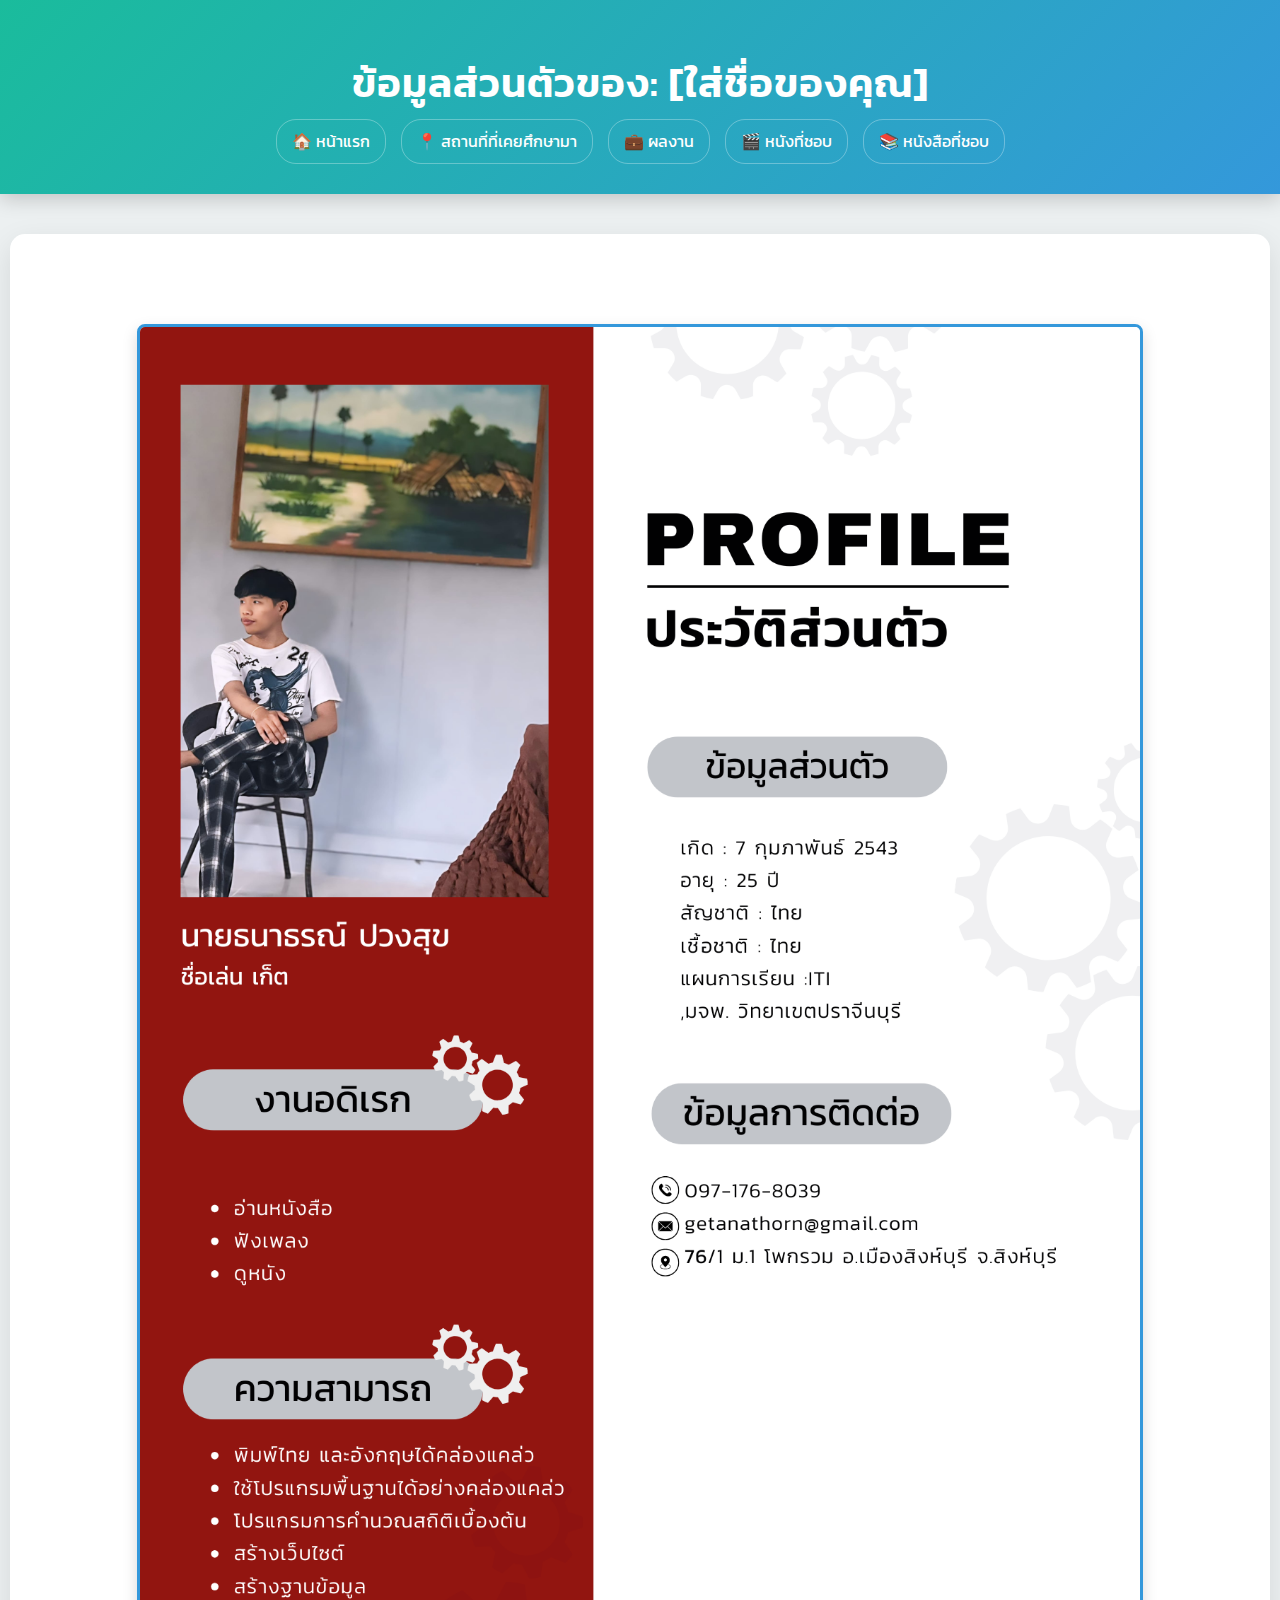
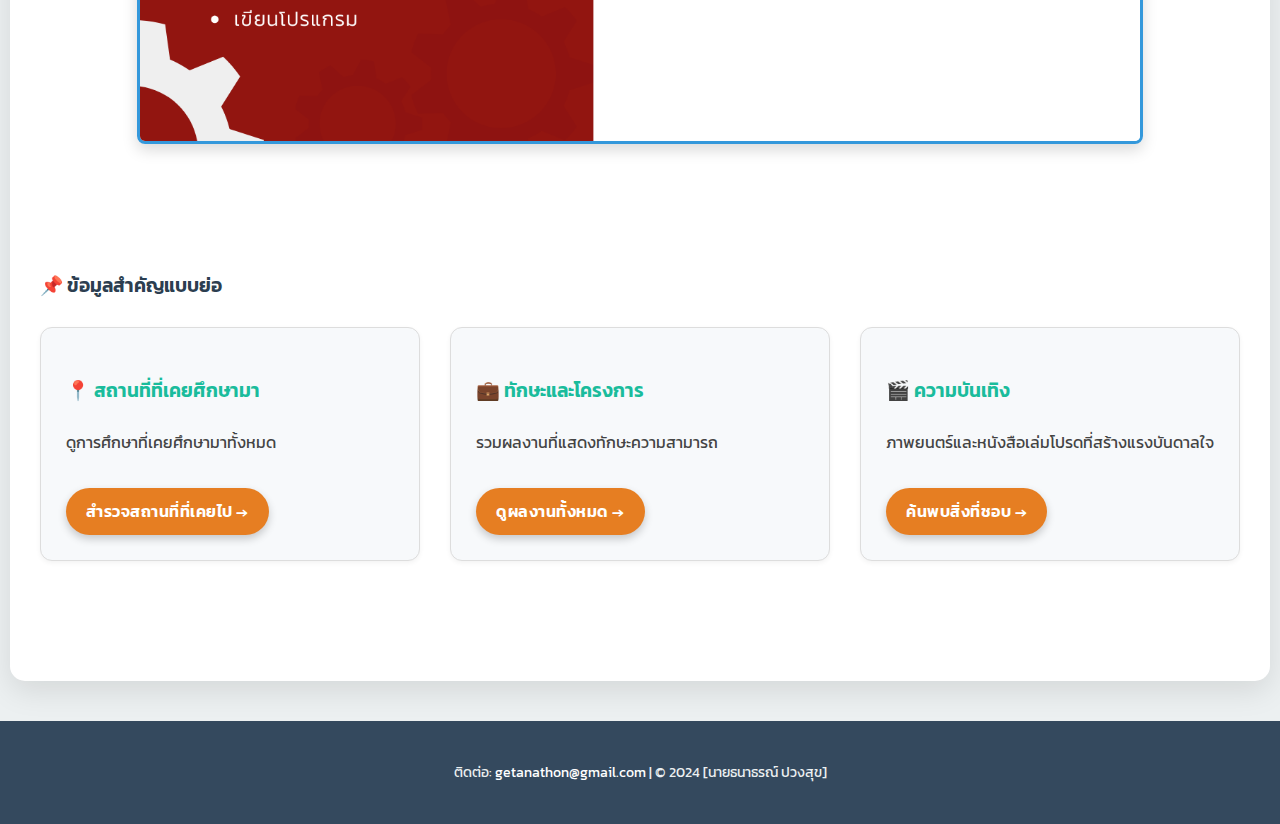
<file: index.html>
<!DOCTYPE html>
<html lang="th">
<head>
    <meta charset="UTF-8">
    <meta name="viewport" content="width=device-width, initial-scale=1.0">
    <title>ชื่อของคุณ - หน้าแรก (Home)</title>
    <link rel="stylesheet" href="style.css"> 
</head>
<body>
    <header>
        <h1>ข้อมูลส่วนตัวของ: [ใส่ชื่อของคุณ]</h1>
        <nav>
            <ul>
                <li><a href="index.html">🏠 หน้าแรก</a></li>
                <li><a href="places.html">📍 สถานที่ที่เคยศึกษามา</a></li>
                <li><a href="portfolio.html">💼 ผลงาน</a></li>
                <li><a href="movies.html">🎬 หนังที่ชอบ</a></li>
                <li><a href="books.html">📚 หนังสือที่ชอบ</a></li>
            </ul>
        </nav>
    </header>

    <main>
        <section id="introduction" style="text-align: center;">
            <img src="pic/profile.png" alt="รูปถ่ายของคุณ" class="profile-photo">
        </section>

    <section id="quick-links">
            <h3>📌 ข้อมูลสำคัญแบบย่อ</h3>
            <div class="item-list">
                
                <div class="item-card">
                    <h4>📍 สถานที่ที่เคยศึกษามา</h4>
                    <p>ดูการศึกษาที่เคยศึกษามาทั้งหมด</p>
                    <a href="places.html" class="action-button">สำรวจสถานที่ที่เคยไป →</a> 
                </div>
                
                <div class="item-card">
                    <h4>💼 ทักษะและโครงการ</h4>
                    <p>รวมผลงานที่แสดงทักษะความสามารถ</p>
                    <a href="portfolio.html" class="action-button">ดูผลงานทั้งหมด →</a>
                </div>
                
                <div class="item-card">
                    <h4>🎬 ความบันเทิง</h4>
                    <p>ภาพยนตร์และหนังสือเล่มโปรดที่สร้างแรงบันดาลใจ</p>
                    <a href="movies.html" class="action-button">ค้นพบสิ่งที่ชอบ →</a>
                </div>
                
            </div>
        </section>
    </main>

    <footer>
        <p>ติดต่อ: <a href="getanathon@gmail.com" style="color: white;">getanathon@gmail.com</a> | &copy; 2024 [นายธนาธรณ์ ปวงสุข]</p>
    </footer>
</body>
</html>
</file>
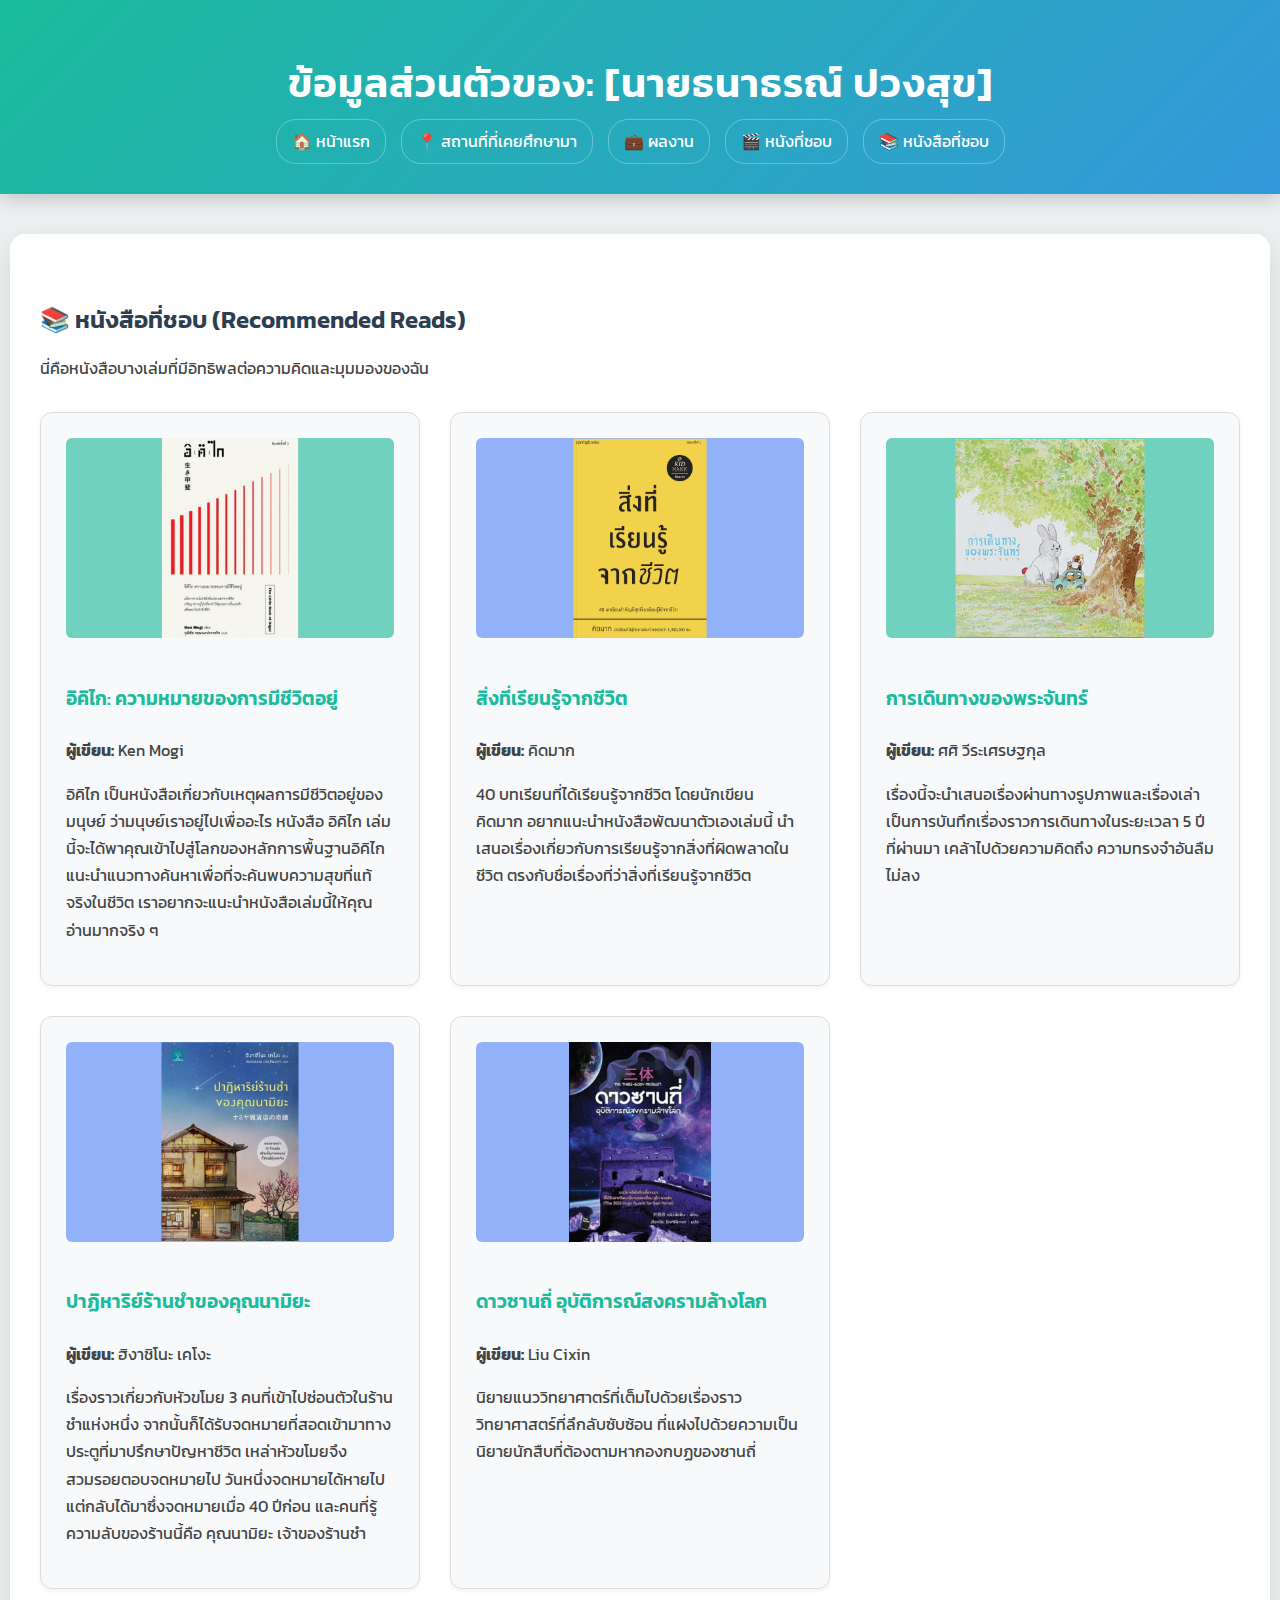
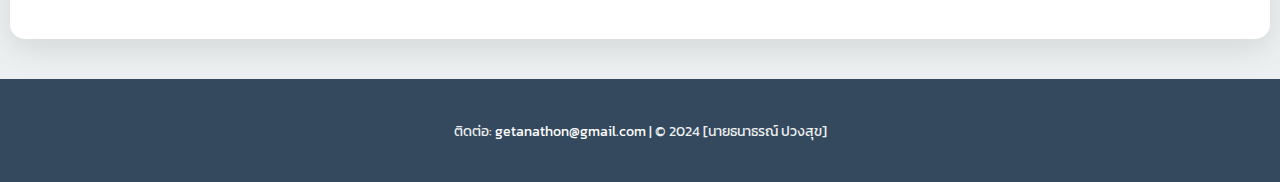
<file: books.html>
<!DOCTYPE html>
<html lang="th">
<head>
    <meta charset="UTF-8">
    <meta name="viewport" content="width=device-width, initial-scale=1.0">
    <title>ชื่อของคุณ - หนังสือ</title>
    <link rel="stylesheet" href="style.css"> 
</head>
<body>
    <header>
        <h1>ข้อมูลส่วนตัวของ: [นายธนาธรณ์ ปวงสุข]</h1>
        <nav>
            <ul>
                <li><a href="index.html">🏠 หน้าแรก</a></li>
                <li><a href="places.html">📍 สถานที่ที่เคยศึกษามา</a></li>
                <li><a href="portfolio.html">💼 ผลงาน</a></li>
                <li><a href="movies.html">🎬 หนังที่ชอบ</a></li>
                <li><a href="books.html">📚 หนังสือที่ชอบ</a></li>
            </ul>
        </nav>
    </header>

    <main>
        <h2>📚 หนังสือที่ชอบ (Recommended Reads)</h2>
        <p>นี่คือหนังสือบางเล่มที่มีอิทธิพลต่อความคิดและมุมมองของฉัน</p>
        
        <div class="item-list">
            <div class="item-card">
                <img src="pic/อิคิไก.png" alt="ปกหนังสือ Atomic Habits">
                <h4>อิคิไก: ความหมายของการมีชีวิตอยู่</h4>
                <p><strong>ผู้เขียน:</strong> Ken Mogi</p>
                <p> อิคิไก เป็นหนังสือเกี่ยวกับเหตุผลการมีชีวิตอยู่ของมนุษย์ ว่ามนุษย์เราอยู่ไปเพื่ออะไร หนังสือ อิคิไก เล่มนี้จะได้พาคุณเข้าไปสู่โลกของหลักการพื้นฐานอิคิไก แนะนำแนวทางค้นหาเพื่อที่จะค้นพบความสุขที่แท้จริงในชีวิต เราอยากจะแนะนำหนังสือเล่มนี้ให้คุณอ่านมากจริง ๆ</p>
            </div>
            
            <div class="item-card">
                <img src="pic/สิ่งที่เรียนรู้จากชีวิต.png" alt="ปกหนังสือ Sapiens">
                <h4>สิ่งที่เรียนรู้จากชีวิต</h4>
                <p><strong>ผู้เขียน:</strong> คิดมาก</p>
                <p>40 บทเรียนที่ได้เรียนรู้จากชีวิต โดยนักเขียน คิดมาก อยากแนะนำหนังสือพัฒนาตัวเองเล่มนี้ นำเสนอเรื่องเกี่ยวกับการเรียนรู้จากสิ่งที่ผิดพลาดในชีวิต ตรงกับชื่อเรื่องที่ว่าสิ่งที่เรียนรู้จากชีวิต</p>
            </div>
            
            <div class="item-card">
                <img src="pic/การเดินทางของพระจันทร์.png" alt="ปกหนังสือ The Little Prince">
                <h4>การเดินทางของพระจันทร์</h4>
                <p><strong>ผู้เขียน:</strong> ศศิ วีระเศรษฐกุล</p>
                <p>เรื่องนี้จะนำเสนอเรื่องผ่านทางรูปภาพและเรื่องเล่า เป็นการบันทึกเรื่องราวการเดินทางในระยะเวลา 5 ปีที่ผ่านมา เคล้าไปด้วยความคิดถึง ความทรงจำอันลืมไม่ลง </p>
            </div>

             <div class="item-card">
                <img src="pic/ปาฏิหาริย์ร้านชำของคุณนามิยะ.png" alt="ปกหนังสือ The Little Prince">
                <h4>ปาฏิหาริย์ร้านชำของคุณนามิยะ</h4>
                <p><strong>ผู้เขียน:</strong> ฮิงาชิโนะ เคโงะ</p>
                <p>เรื่องราวเกี่ยวกับหัวขโมย 3 คนที่เข้าไปซ่อนตัวในร้านชำแห่งหนึ่ง จากนั้นก็ได้รับจดหมายที่สอดเข้ามาทางประตูที่มาปรึกษาปัญหาชีวิต เหล่าหัวขโมยจึงสวมรอยตอบจดหมายไป วันหนึ่งจดหมายได้หายไปแต่กลับได้มาซึ่งจดหมายเมื่อ 40 ปีก่อน และคนที่รู้ความลับของร้านนี้คือ คุณนามิยะ เจ้าของร้านชำ</p>
            </div>

            <div class="item-card">
                <img src="pic/ดาวซานถี่-อุบัติการณ์สงครามล้างโลก.png" alt="ปกหนังสือ The Little Prince">
                <h4>ดาวซานถี่ อุบัติการณ์สงครามล้างโลก</h4>
                <p><strong>ผู้เขียน:</strong> Liu Cixin</p>
                <p>นิยายแนววิทยาศาตร์ที่เต็มไปด้วยเรื่องราววิทยาศาสตร์ที่ลึกลับซับซ้อน ที่แฝงไปด้วยความเป็นนิยายนักสืบที่ต้องตามหากองกบฏของซานถี่</p>
            </div>

        </div>


        </div>
    </main>

    <footer>
        <p>ติดต่อ: <a href="getanathon@gmail.com" style="color: white;">getanathon@gmail.com</a> | &copy; 2024 [นายธนาธรณ์ ปวงสุข]</p>
    </footer>
</body>

</html>
</file>
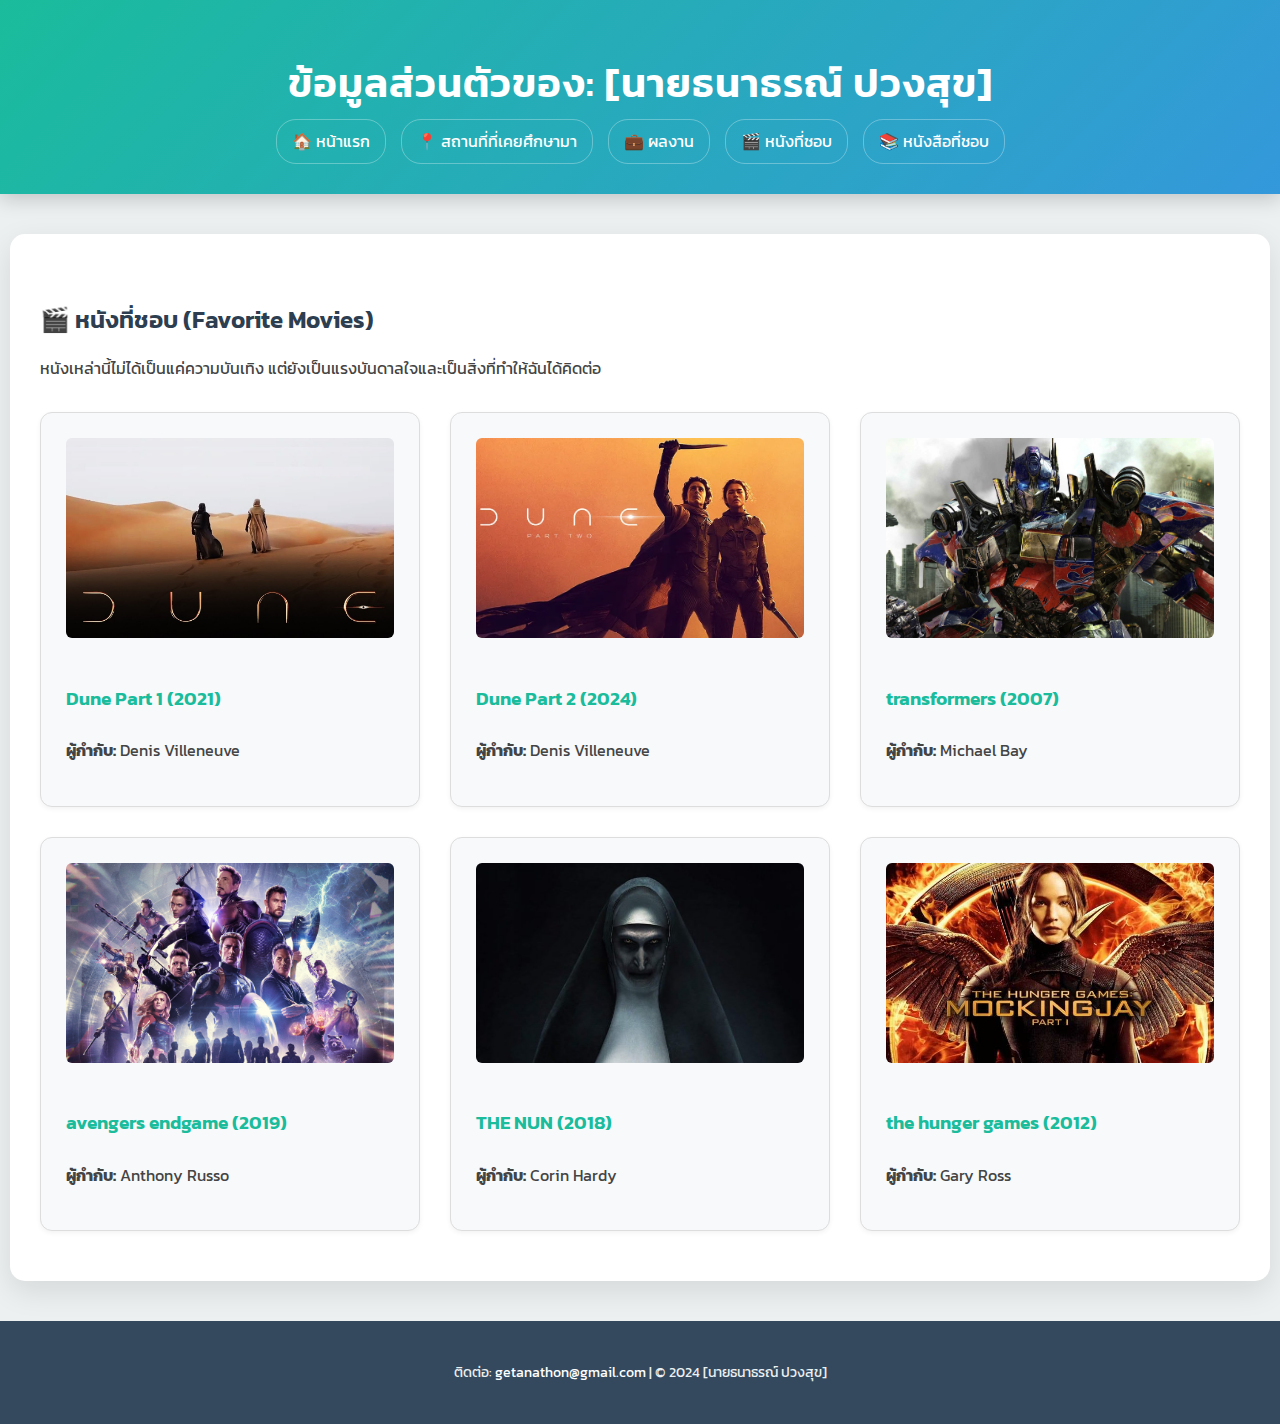
<file: movies.html>
<!DOCTYPE html>
<html lang="th">
<head>
    <meta charset="UTF-8">
    <meta name="viewport" content="width=device-width, initial-scale=1.0">
    <title>ชื่อของคุณ - หนังที่ชอบ</title>
    <link rel="stylesheet" href="style.css"> 
</head>
<body>
    <header>
        <h1>ข้อมูลส่วนตัวของ: [นายธนาธรณ์ ปวงสุข]</h1>
        <nav>
            <ul>
                <li><a href="index.html">🏠 หน้าแรก</a></li>
                <li><a href="places.html">📍 สถานที่ที่เคยศึกษามา</a></li>
                <li><a href="portfolio.html">💼 ผลงาน</a></li>
                <li><a href="movies.html">🎬 หนังที่ชอบ</a></li>
                <li><a href="books.html">📚 หนังสือที่ชอบ</a></li>
            </ul>
        </nav>
    </header>

    <main>
        <h2>🎬 หนังที่ชอบ (Favorite Movies)</h2>
        <p>หนังเหล่านี้ไม่ได้เป็นแค่ความบันเทิง แต่ยังเป็นแรงบันดาลใจและเป็นสิ่งที่ทำให้ฉันได้คิดต่อ</p>
        
        <div class="item-list">
            <div class="item-card">
                <img src="pic/dune1.jpg" alt="ปกหนัง Inception">
                <h4>Dune Part 1 (2021)</h4>
                <p><strong>ผู้กำกับ:</strong> Denis Villeneuve</p>
            </div>
            
            <div class="item-card">
                <img src="pic/dune2.webp" alt="ปกหนัง Parasite">
                <h4>Dune Part 2 (2024)</h4>
                <p><strong>ผู้กำกับ:</strong> Denis Villeneuve</p>
            </div>
            
            <div class="item-card">
                <img src="pic/transformers.jpg" alt="ปกหนัง La La Land">
                <h4>transformers (2007)</h4>
                <p><strong>ผู้กำกับ:</strong> Michael Bay</p>
            </div>

              <div class="item-card">
                <img src="pic/Avengers-_Endgame_-_Header_Image.jpeg" alt="ปกหนัง La La Land">
                <h4>avengers endgame (2019)</h4>
                <p><strong>ผู้กำกับ:</strong> Anthony Russo</p>
            </div>

             <div class="item-card">
                <img src="pic/f0RI2BUh-10.jpg" alt="ปกหนัง La La Land">
                <h4>THE NUN (2018)</h4>
                <p><strong>ผู้กำกับ:</strong> Corin Hardy</p>
            </div>

              <div class="item-card">
                <img src="pic/bec4beb0-fa98-11eb-8784-39526d2a42ed_webp_original.jpg" alt="ปกหนัง La La Land">
                <h4>the hunger games (2012)</h4>
                <p><strong>ผู้กำกับ:</strong> Gary Ross</p>
            </div>

        </div>

        
    </main>

    <footer>
        <p>ติดต่อ: <a href="getanathon@gmail.com" style="color: white;">getanathon@gmail.com</a> | &copy; 2024 [นายธนาธรณ์ ปวงสุข]</p>
    </footer>
</body>

</html>
</file>
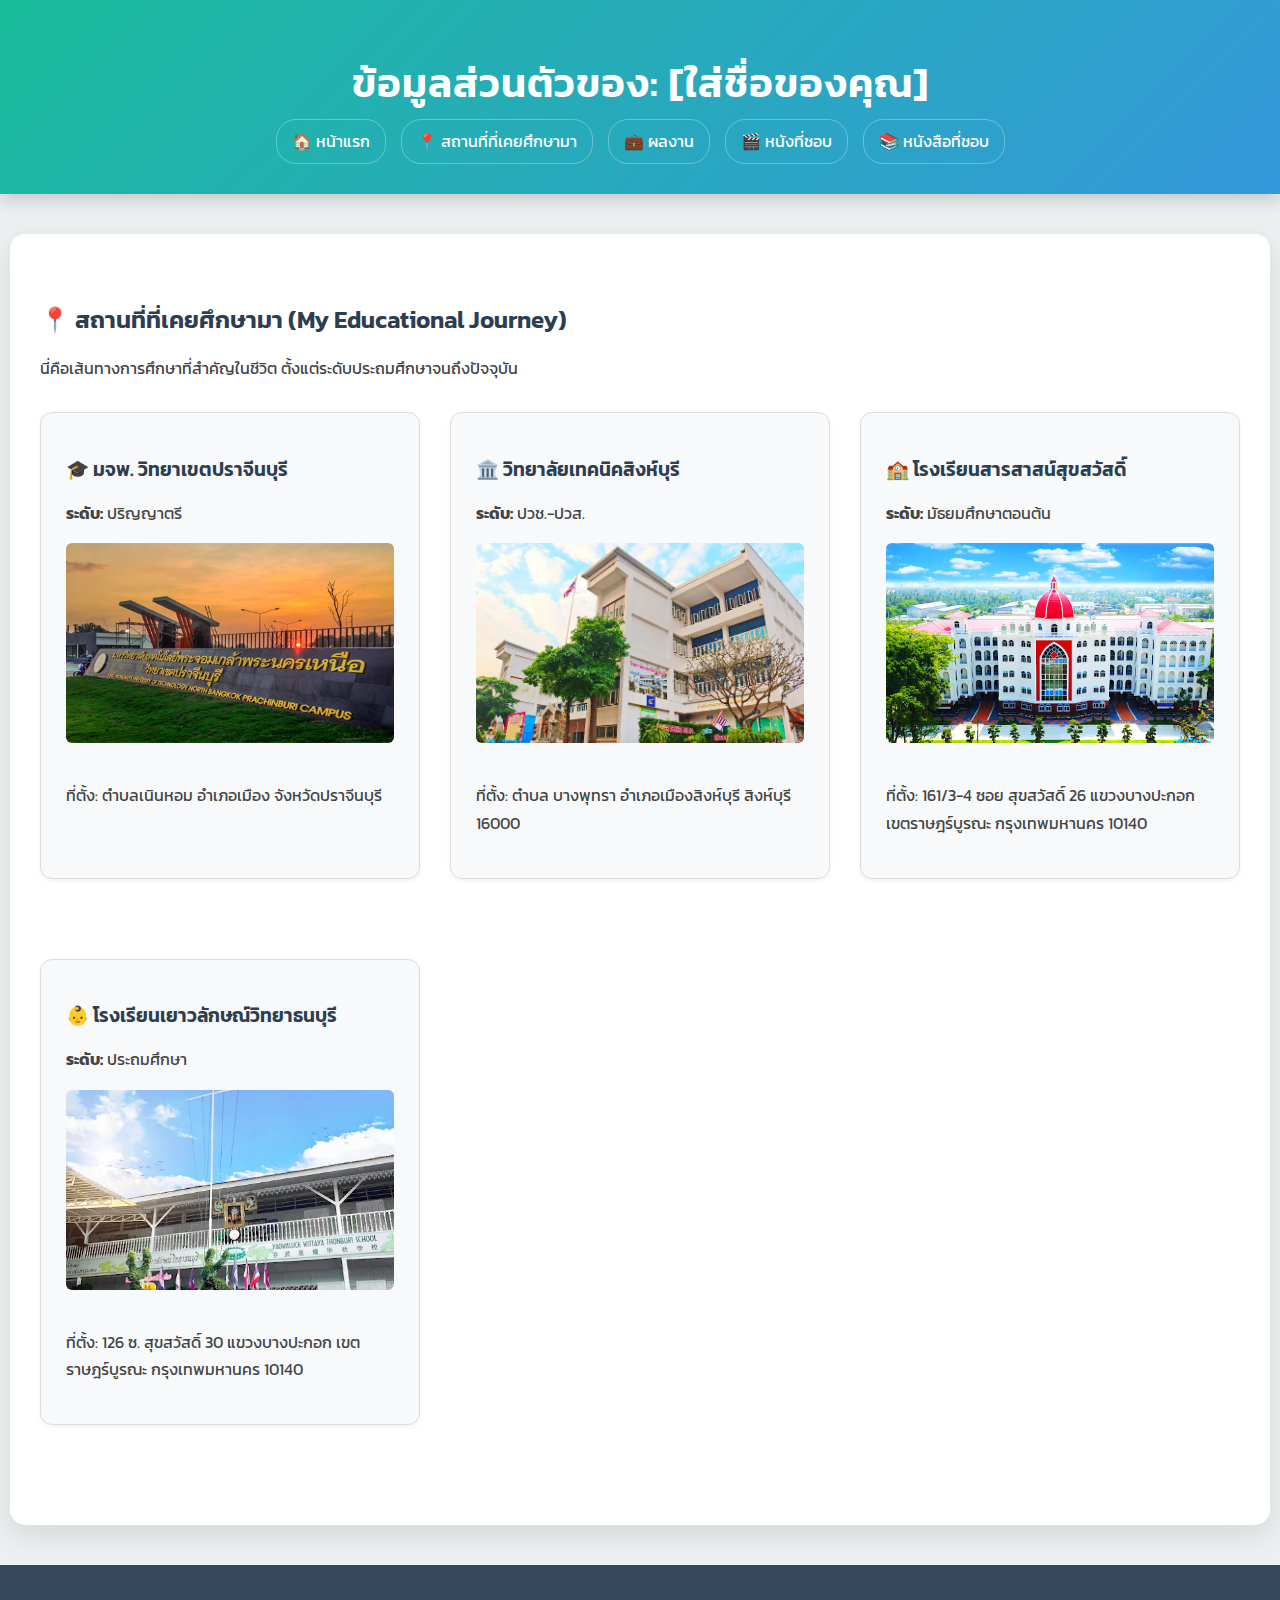
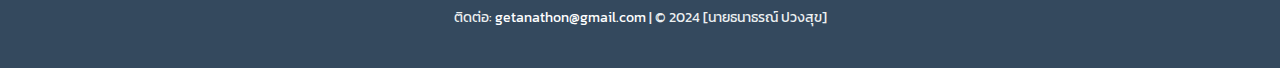
<file: places.html>
<!DOCTYPE html>
<html lang="th">
<head>
    <meta charset="UTF-8">
    <meta name="viewport" content="width=device-width, initial-scale=1.0">
    <title>ชื่อของคุณ - สถานที่ที่เคยไป</title>
    <link rel="stylesheet" href="style.css"> 
</head>
<body>
    <header>
        <h1>ข้อมูลส่วนตัวของ: [ใส่ชื่อของคุณ]</h1>
        <nav>
            <ul>
                <li><a href="index.html">🏠 หน้าแรก</a></li>
                <li><a href="places.html">📍 สถานที่ที่เคยศึกษามา</a></li>
                <li><a href="portfolio.html">💼 ผลงาน</a></li>
                <li><a href="movies.html">🎬 หนังที่ชอบ</a></li>
                <li><a href="books.html">📚 หนังสือที่ชอบ</a></li>
            </ul>
        </nav>
    </header>

    <main>
        <h2>📍 สถานที่ที่เคยศึกษามา (My Educational Journey)</h2>
        <p>นี่คือเส้นทางการศึกษาที่สำคัญในชีวิต ตั้งแต่ระดับประถมศึกษาจนถึงปัจจุบัน</p>
        
        <div class="item-list">
            
            <section class="item-card" style="flex-basis: calc(50% - 10px);">
                <h3>🎓 มจพ. วิทยาเขตปราจีนบุรี</h3>
                <p><strong>ระดับ:</strong> ปริญญาตรี</p>
                <img src="pic/nemo.jpg" alt="รูปภาพมหาวิทยาลัย/สถาบันล่าสุด">
                <p>ที่ตั้ง: ตำบลเนินหอม อำเภอเมือง จังหวัดปราจีนบุรี</p>
            </section>
            
            <section class="item-card" style="flex-basis: calc(50% - 10px);">
                <h3>🏛️ วิทยาลัยเทคนิคสิงห์บุรี</h3>
                <p><strong>ระดับ:</strong> ปวช.-ปวส.</p>
                <img src="pic/unnamed.webp" alt="รูปภาพสถาบันที่ 2">
                <p>ที่ตั้ง: ตำบล บางพุทรา อำเภอเมืองสิงห์บุรี สิงห์บุรี 16000</p>
            </section>
            
            <section class="item-card" style="flex-basis: calc(50% - 10px);">
                <h3>🏫 โรงเรียนสารสาสน์สุขสวัสดิ์</h3>
                <p><strong>ระดับ:</strong> มัธยมศึกษาตอนต้น</p>
                <img src="pic/sarasas.jpg" alt="รูปภาพโรงเรียนมัธยม">
                <p>ที่ตั้ง: 161/3-4 ซอย สุขสวัสดิ์ 26 แขวงบางปะกอก เขตราษฎร์บูรณะ กรุงเทพมหานคร 10140</p>
            </section>

            <section class="item-card" style="flex-basis: calc(50% - 10px);">
                <h3>👶 โรงเรียนเยาวลักษณ์วิทยาธนบุรี</h3>
                <p><strong>ระดับ:</strong> ประถมศึกษา</p>
                <img src="pic/yao.webp" alt="รูปภาพโรงเรียนประถม/คอร์ส">
                <p>ที่ตั้ง: 126 ซ. สุขสวัสดิ์ 30 แขวงบางปะกอก เขตราษฎร์บูรณะ กรุงเทพมหานคร 10140</p>
            </section>
        </div>
    </main>

   <footer>
        <p>ติดต่อ: <a href="getanathon@gmail.com" style="color: white;">getanathon@gmail.com</a> | &copy; 2024 [นายธนาธรณ์ ปวงสุข]</p>
    </footer>
</body>
</html>
</file>
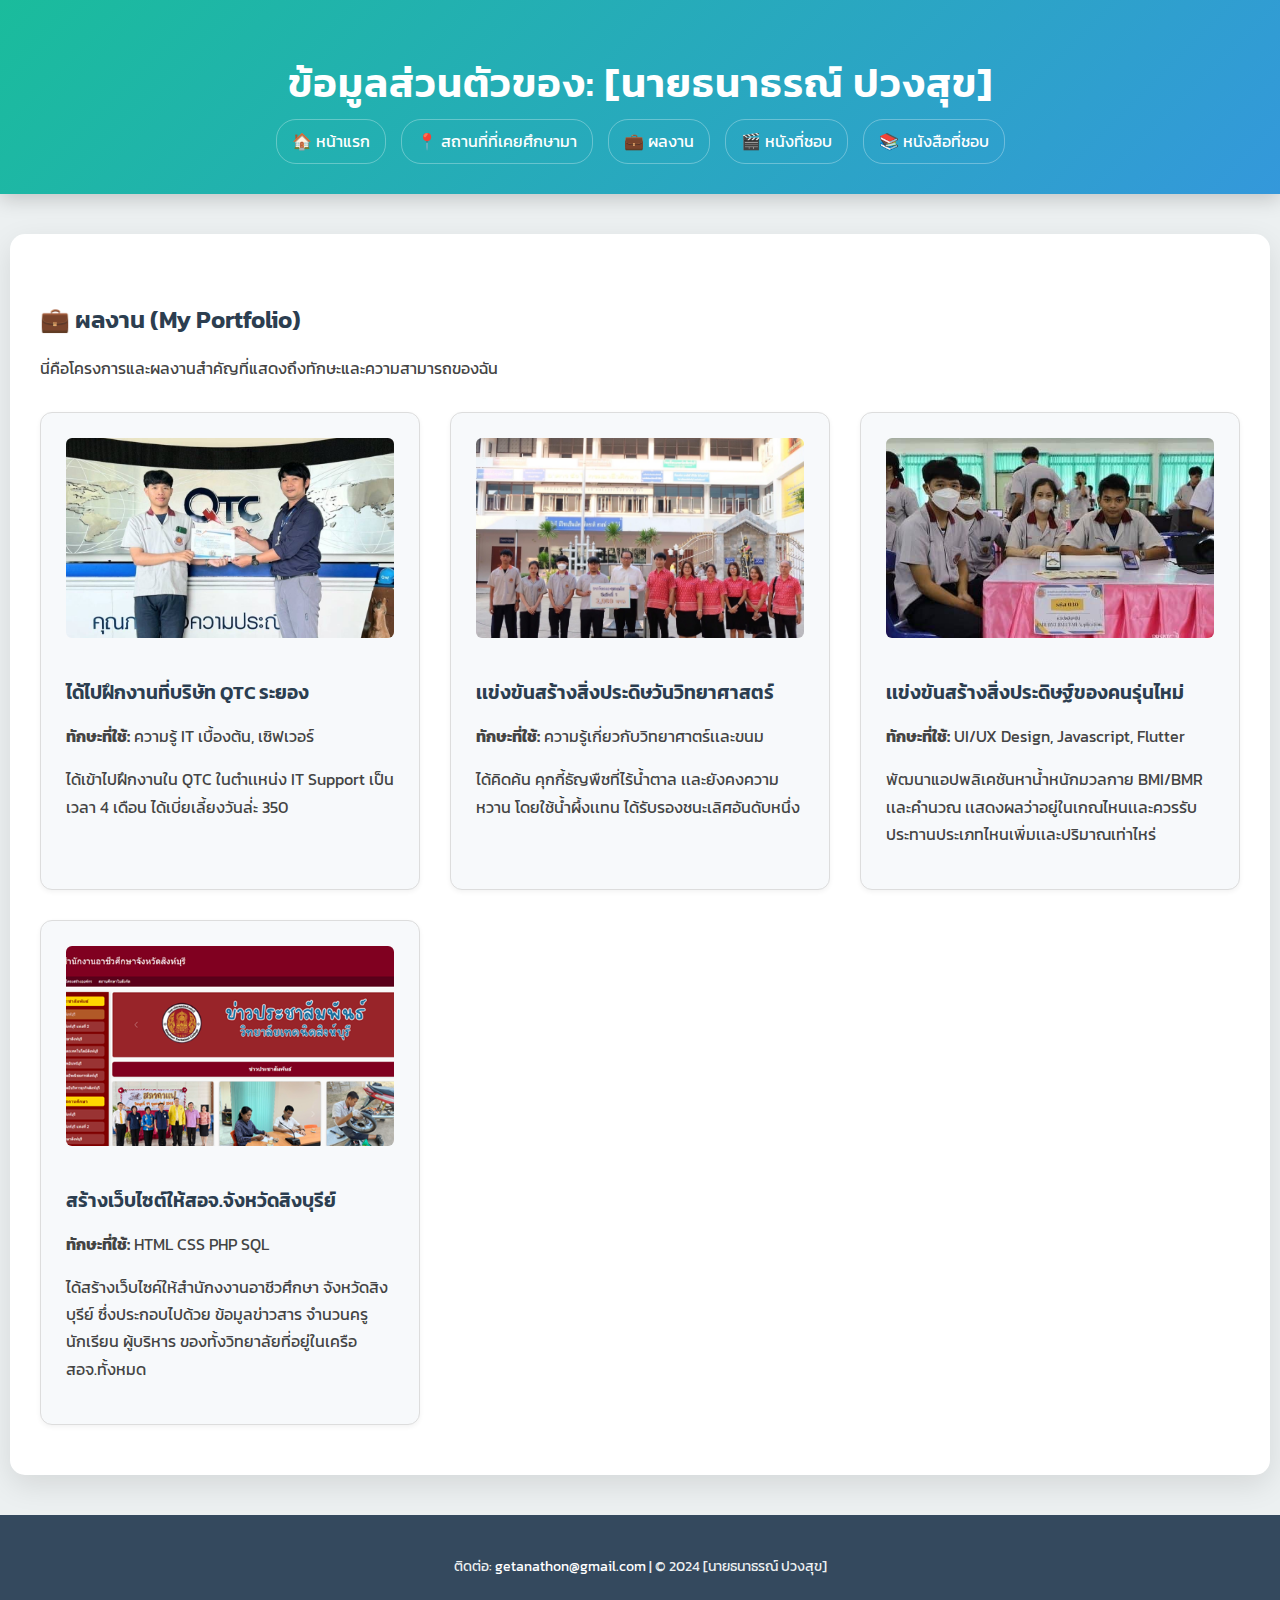
<file: portfolio.html>
<!DOCTYPE html>
<html lang="th">
<head>
    <meta charset="UTF-8">
    <meta name="viewport" content="width=device-width, initial-scale=1.0">
    <title>ชื่อของคุณ - ผลงาน</title>
    <link rel="stylesheet" href="style.css"> 
</head>
<body>
    <header>
        <h1>ข้อมูลส่วนตัวของ: [นายธนาธรณ์ ปวงสุข]</h1>
        <nav>
            <ul>
                <li><a href="index.html">🏠 หน้าแรก</a></li>
                <li><a href="places.html">📍 สถานที่ที่เคยศึกษามา</a></li>
                <li><a href="portfolio.html">💼 ผลงาน</a></li>
                <li><a href="movies.html">🎬 หนังที่ชอบ</a></li>
                <li><a href="books.html">📚 หนังสือที่ชอบ</a></li>
            </ul>
        </nav>
    </header>

    <main>
        <h2>💼 ผลงาน (My Portfolio)</h2>
        <p>นี่คือโครงการและผลงานสำคัญที่แสดงถึงทักษะและความสามารถของฉัน</p>

        <div class="item-list">
            
            <div class="item-card">
                <img src="pic/S__52051973.jpg" alt="รูปภาพโครงการเว็บไซต์ส่วนตัว"> 
                <h3>ได้ไปฝึกงานที่บริษัท QTC ระยอง</h3>
                <p><strong>ทักษะที่ใช้:</strong> ความรู้ IT เบื้องต้น, เซิฟเวอร์</p>
                <p>ได้เข้าไปฝึกงานใน QTC ในตำเเหน่ง IT Support เป็นเวลา 4 เดือน ได้เบี่ยเลี้ยงวันล่่ะ 350</p>
                
            </div>

            <div class="item-card">
                <img src="pic/2.jpg" alt="รูปภาพบทความวิเคราะห์ตลาดหุ้น">
                <h3>เเข่งขันสร้างสิ่งประดิษวันวิทยาศาสตร์</h3>
                <p><strong>ทักษะที่ใช้:</strong> ความรู้เกี่ยวกับวิทยาศาตร์เเละขนม</p>
                <p>ได้คิดค้น คุกกี้ธัญพืชที่ไร้น้ำตาล เเละยังคงความหวาน โดยใช้น้ำผึ้งเเทน ได้รับรองชนะเลิศอันดับหนึ่ง</p>
            </div>

            <div class="item-card">
                <img src="pic/69619.jpg" alt="รูปภาพโครงการพัฒนาแอปพลิเคชัน"> 
                <h3>เเข่งขันสร้างสิ่งประดิษฐ์ของคนรุ่นไหม่</h3>
                <p><strong>ทักษะที่ใช้:</strong> UI/UX Design, Javascript, Flutter</p>
                <p>พัฒนาแอปพลิเคชันหาน้ำหนักมวลกาย BMI/BMR เเละคำนวณ เเสดงผลว่าอยู่ในเกณไหนเเละควรรับประทานประเภทไหนเพิ่มเเละปริมาณเท่าไหร่</p>
            </div>

            <div class="item-card">
                <img src="pic/Picture1.png" alt="รูปภาพบทความวิเคราะห์ตลาดหุ้น">
                <h3>สร้างเว็บไซต์ให้สอจ.จังหวัดสิงบุรีย์</h3>
                <p><strong>ทักษะที่ใช้:</strong> HTML CSS PHP SQL</p>
                <p>ได้สร้างเว็บไซค์ให้สำนักงงานอาชีวศึกษา จังหวัดสิงบุรีย์ ซึ่งประกอบไปด้วย ข้อมูลข่าวสาร จำนวนครู นักเรียน ผู้บริหาร ของทั้งวิทยาลัยที่อยู่ในเครือ สอจ.ทั้งหมด</p>
            </div>
            
        </div>
        
    </main>

  <footer>
        <p>ติดต่อ: <a href="getanathon@gmail.com" style="color: white;">getanathon@gmail.com</a> | &copy; 2024 [นายธนาธรณ์ ปวงสุข]</p>
    </footer>
</body>

</html>
</file>
<file: style.css>
@import url('https://fonts.googleapis.com/css2?family=Kanit:wght@300;400;600&display=swap'); 

body {
    font-family: 'Kanit', 'Segoe UI', Tahoma, Geneva, Verdana, sans-serif;
    margin: 0;
    padding: 0;
    background-color: #ecf0f1; 
    color: #444;
    line-height: 1.7;
}

h1, h2, h3, h4 {
    color: #2c3e50;
    font-weight: 600;
    line-height: 1.3;
}


header {

    background: linear-gradient(135deg, #1abc9c 0%, #3498db 100%);
    color: white;
    padding: 30px 0;
    text-align: center;
    box-shadow: 0 4px 20px rgba(0, 0, 0, 0.2);
}

header h1 {
    color: white;
    margin-bottom: 10px;
    font-size: 2.5em;
    letter-spacing: 1px;
}

nav ul {
    list-style: none;
    padding: 0;
    margin: 0;
    display: flex;
    justify-content: center;
    gap: 15px;
}

nav ul li a {
    color: white;
    text-decoration: none;
    padding: 8px 15px;
    display: block;
    border-radius: 20px; 
    border: 1px solid rgba(255, 255, 255, 0.3); 
    transition: background-color 0.3s, transform 0.2s, box-shadow 0.3s;
    font-weight: 400;
}

nav ul li a:hover {
    background-color: rgba(255, 255, 255, 0.2); 
    transform: translateY(-3px); 
    box-shadow: 0 4px 8px rgba(0, 0, 0, 0.2);
}


main {
    padding: 50px 30px;
    max-width: 1200px;
    margin: 40px auto;
    background-color: white;
    border-radius: 15px;
    box-shadow: 0 10px 30px rgba(0, 0, 0, 0.1);
}

section {
    margin-bottom: 50px;
    padding: 20px 0;
}


.profile-photo {
    max-width: 350px; 
    height: auto; 
    border-radius: 8px;
    border: 5px solid #3498db; 
    box-shadow: 0 8px 20px rgba(0, 0, 0, 0.15); 
    margin: 20px auto;
    display: block; 
}


.item-list {
    display: grid;
    grid-template-columns: repeat(auto-fit, minmax(300px, 1fr));
    gap: 30px;
    margin-top: 30px;
}

.item-card {
    background-color: #f7f9fb; 
    padding: 25px;
    border-radius: 12px;
    box-shadow: 0 2px 5px rgba(0, 0, 0, 0.05);
    transition: transform 0.3s, box-shadow 0.3s;
    border: 1px solid #ddd;
}

.item-card:hover {
    transform: translateY(-5px); 
    box-shadow: 0 15px 30px rgba(0, 0, 0, 0.1); 
    background-color: #fff;
}

.item-card h4 {
    color: #1abc9c; 
    font-size: 1.2em;
}

.item-card img {
    width: 100%;
    height: 200px;
    object-fit: cover;
    margin-bottom: 15px;
    border-radius: 6px;
}

a {
    color: #3498db;
    text-decoration: none;
    transition: color 0.3s;
}

a:hover {
    color: #2980b9;
    text-decoration: underline;
}

footer {
    text-align: center;
    padding: 25px;
    background-color: #34495e; 
    color: #ecf0f1;
    margin-top: 40px;
    font-size: 0.9em;
}

footer a {
    color: #ecf0f1;
    text-decoration: none;
    transition: color 0.3s;
}

footer a:hover {
    color: #1abc9c; 
}

.profile-photo {
    max-width: 1000px; 
    height: auto; 
    border-radius: 8px;
    border: 3px solid #3498db; 
    box-shadow: 0 6px 15px rgba(0, 0, 0, 0.15); 
    margin: 20px 0;
    display: block; 
    margin-left: auto;
    margin-right: auto;
}

.action-button {
    display: inline-block;
    margin-top: 15px;
    padding: 10px 20px;
    background-color: #e67e22; 
    color: white !important; 
    text-decoration: none;
    border-radius: 25px; 
    font-weight: 600;
    letter-spacing: 0.5px;
    box-shadow: 0 4px 8px rgba(0, 0, 0, 0.2);
    transition: background-color 0.3s, transform 0.2s, box-shadow 0.3s;
}

.action-button:hover {
    background-color: #d35400; 
    transform: translateY(-2px); 
    box-shadow: 0 6px 12px rgba(0, 0, 0, 0.3);
    text-decoration: none; 
}

.item-card a {
    text-decoration: none;
}
</file>
